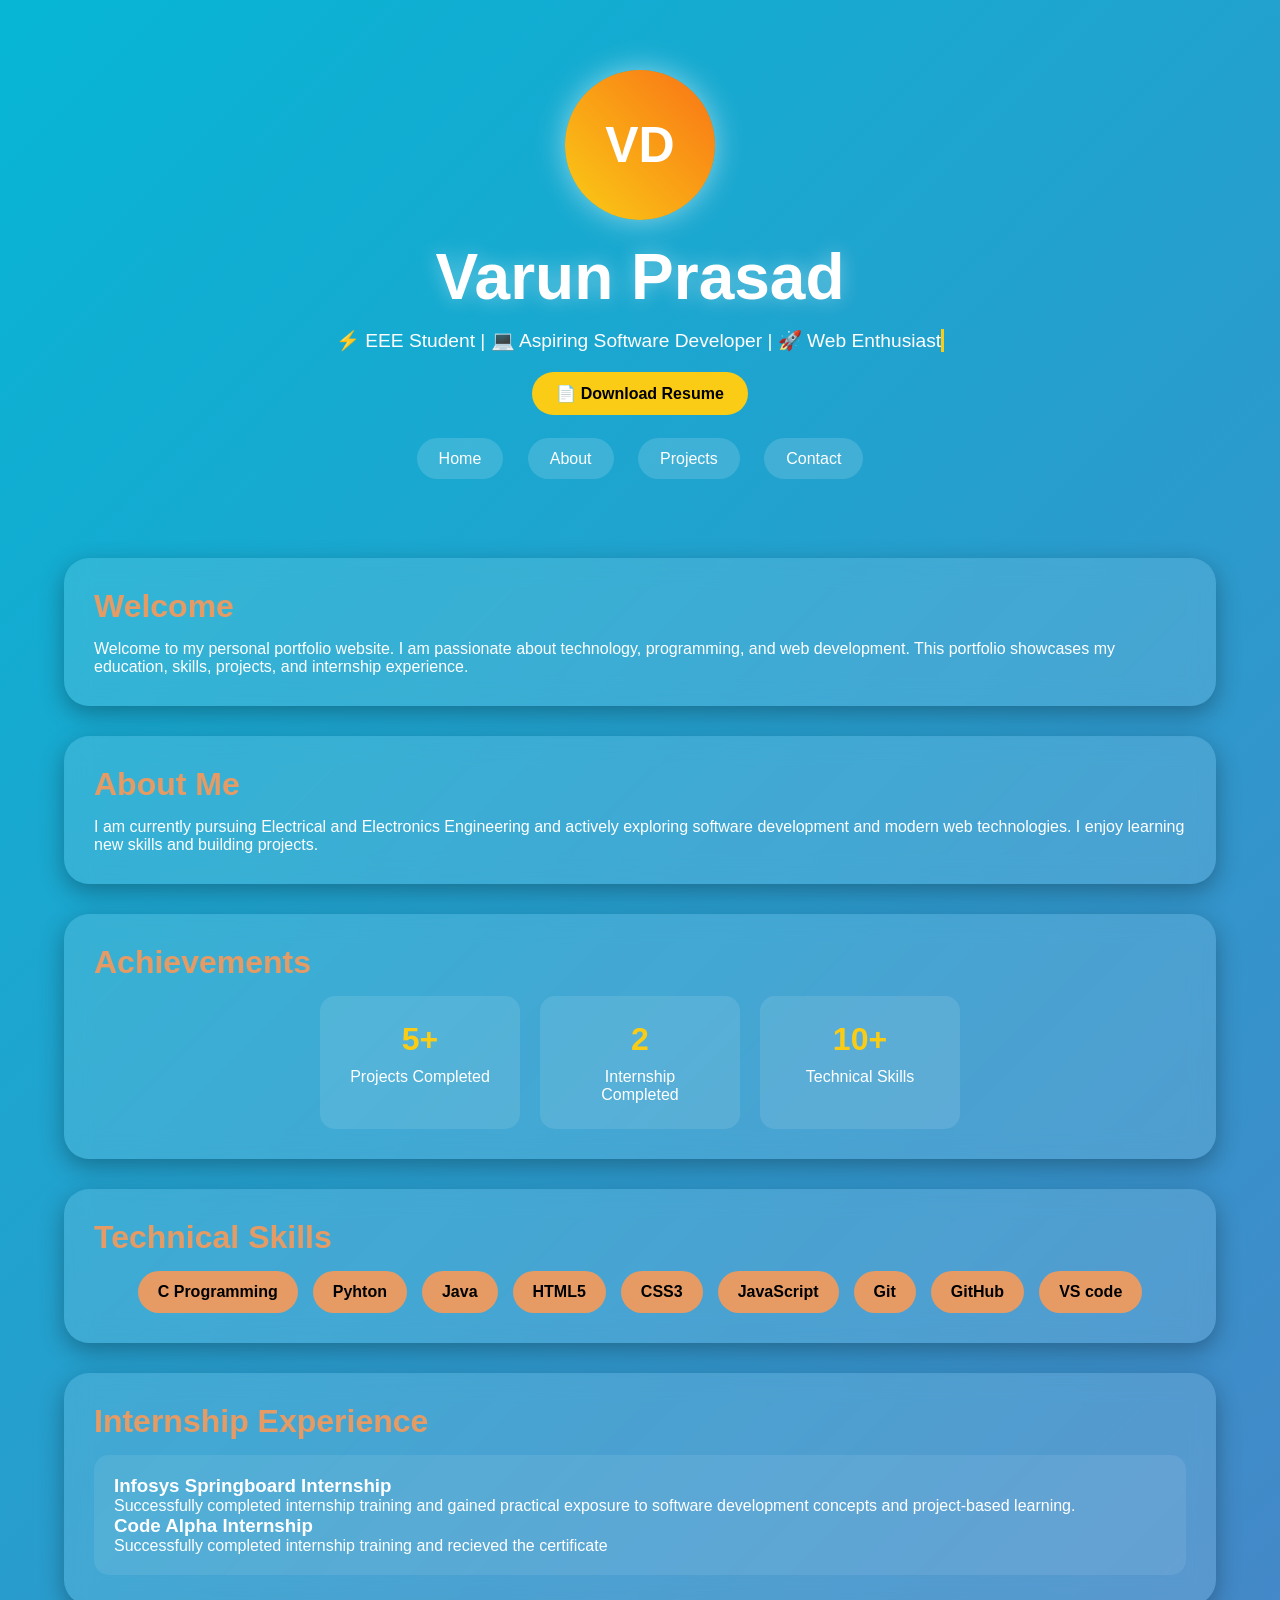
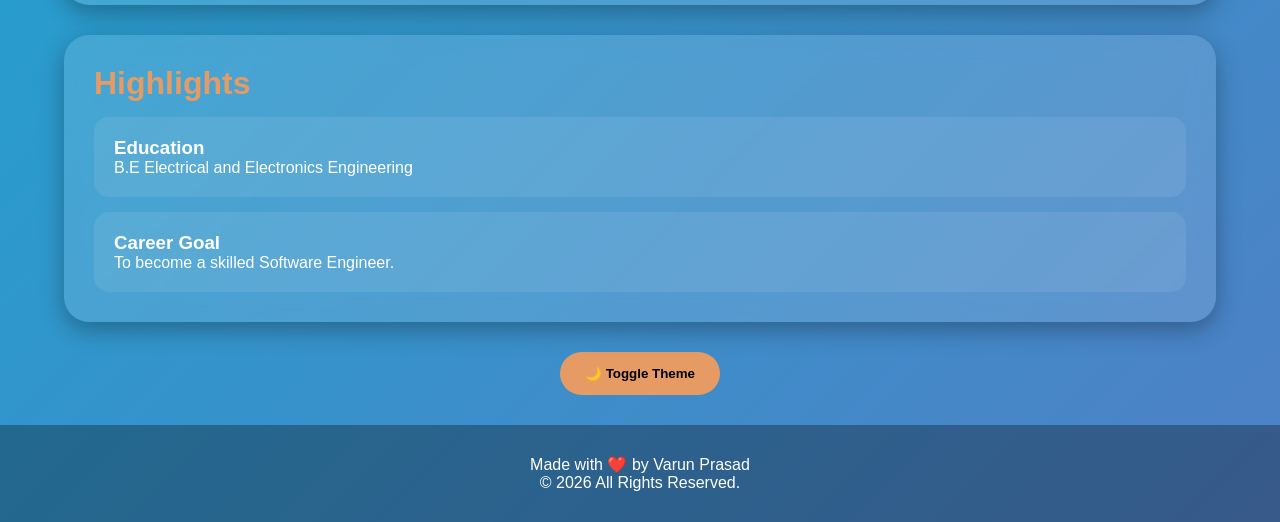
<file: index.html>
<!DOCTYPE html>
<html lang="en">
<head>
    <meta charset="UTF-8">
    <meta name="viewport" content="width=device-width, initial-scale=1.0">

    <title>Varun Prasad | Portfolio</title>

    <meta name="description" content="Portfolio of Varun Prasad, EEE Student and Aspiring Software Developer">
    <meta name="keywords" content="Portfolio, EEE, HTML, CSS, Internship">
    <meta name="author" content="Varun Prasad">

    <link rel="stylesheet" href="style.css">
</head>

<body>

<header>
    <div class="profile-circle">VD</div>

    <h1>Varun Prasad</h1>

    <p class="typing">
⚡ EEE Student | 💻 Aspiring Software Developer | 🚀 Web Enthusiast
</p><a href="Resume.pdf" class="resume-btn" download>
    📄 Download Resume
</a>

    <nav aria-label="Main Navigation">
        <ul>
            <li><a href="index.html">Home</a></li>
            <li><a href="about.html">About</a></li>
            <li><a href="projects.html">Projects</a></li>
            <li><a href="contact.html">Contact</a></li>
        </ul>
    </nav>
    
</header>

<main>

<section>
    <h2>Welcome</h2>

    <p>
        Welcome to my personal portfolio website. I am passionate about
        technology, programming, and web development. This portfolio
        showcases my education, skills, projects, and internship experience.
    </p>
</section>

<section>
    <h2>About Me</h2>

    <p>
        I am currently pursuing Electrical and Electronics Engineering
        and actively exploring software development and modern web
        technologies. I enjoy learning new skills and building projects.
    </p>
</section>
<section>

<h2>Achievements</h2>

<div class="stats">

<div class="stat-box">
<h3>5+</h3>
<p>Projects Completed</p>
</div>

<div class="stat-box">
<h3>2</h3>
<p>Internship Completed</p>
</div>

<div class="stat-box">
<h3>10+</h3>
<p>Technical Skills</p>
</div>

</div>

</section>

<section>
    <h2>Technical Skills</h2>

    <div class="skills">
        <span>C Programming</span>
        <span>Pyhton</span>
        <span>Java</span>
        <span>HTML5</span>
        <span>CSS3</span>
        <span>JavaScript</span>
        <span>Git</span>
        <span>GitHub</span>
        <span>VS code</span>
    </div>
</section>

<section>
    <h2>Internship Experience</h2>

    <article>
        <h3>Infosys Springboard Internship</h3>

        <p>
            Successfully completed internship training and gained practical
            exposure to software development concepts and project-based learning.
        </p>
        <h3>Code Alpha Internship</h3>
        <p> Successfully completed internship training and recieved the certificate </p>
    </article>
</section>

<section>
    <h2>Highlights</h2>

    <article>
        <h3>Education</h3>
        <p>B.E Electrical and Electronics Engineering</p>
    </article>

    

    <article>
        <h3>Career Goal</h3>
        <p>To become a skilled Software Engineer.</p>
    </article>
</section>

</main>
<div class="theme-btn">
    <button onclick="toggleTheme()">
        🌙 Toggle Theme
    </button>
</div>

<footer>
    <p>Made with ❤️ by Varun Prasad</p>
    <p>&copy; 2026 All Rights Reserved.</p>
</footer>
<script>
function toggleTheme(){
    document.body.classList.toggle("light-mode");
}
</script>

</body>
</html>
</file>
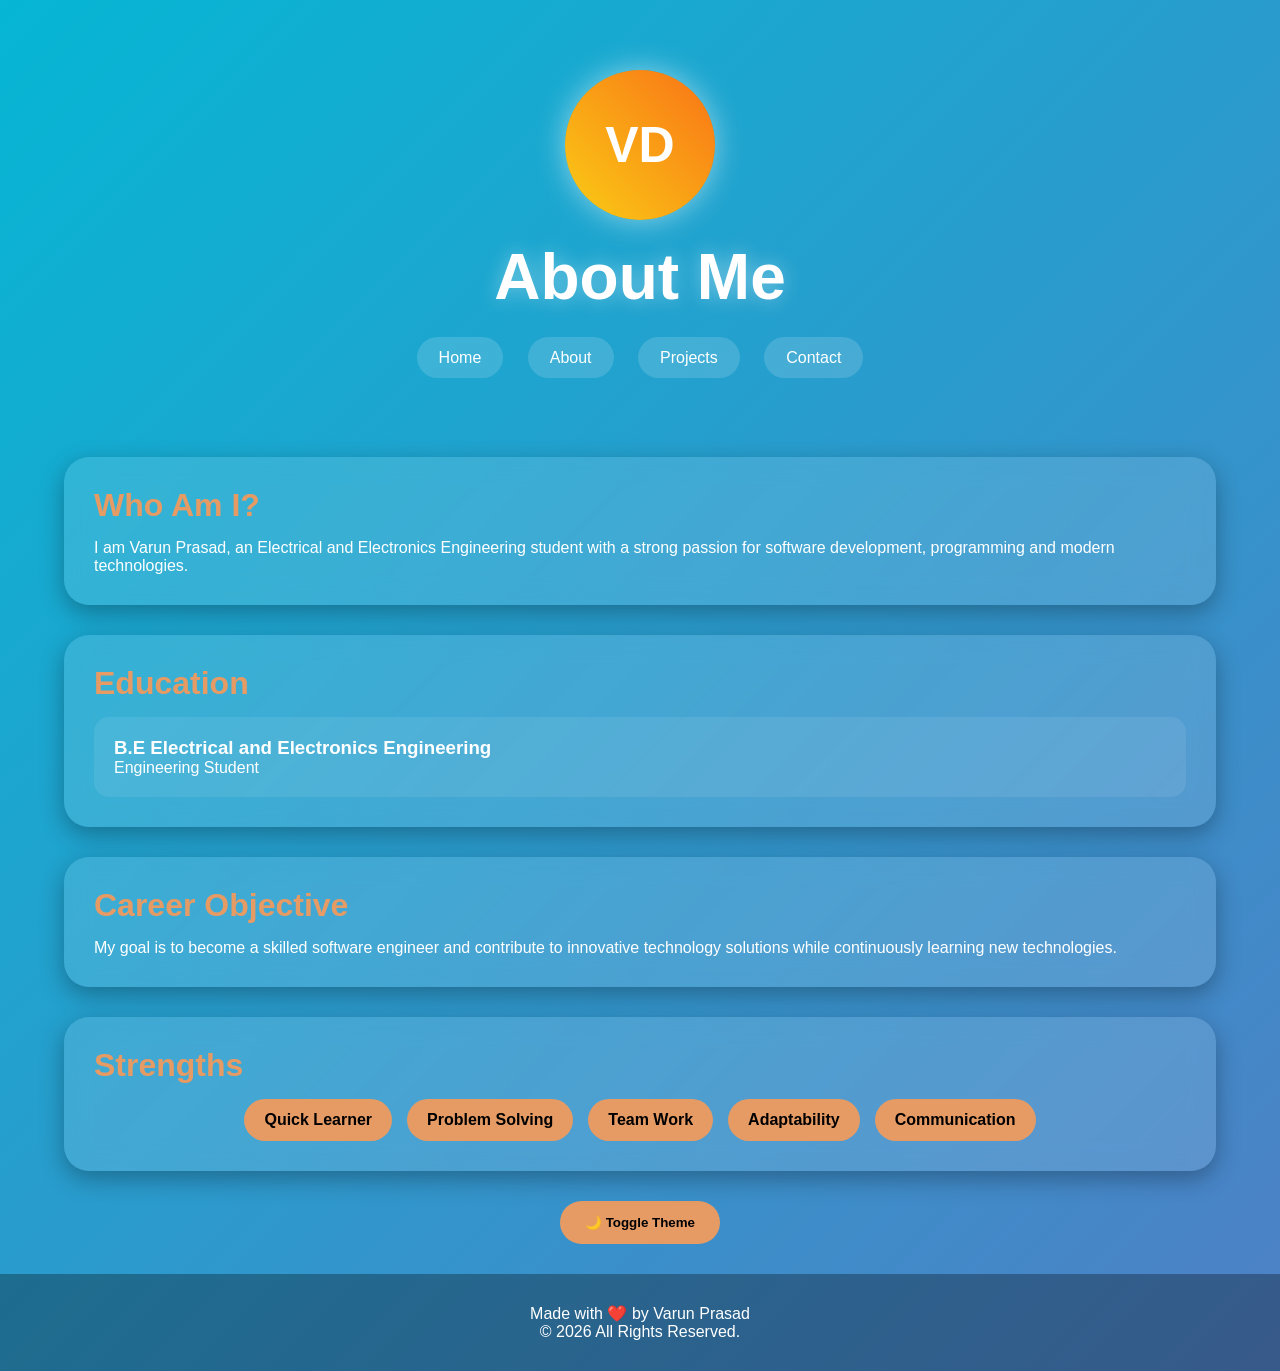
<file: about.html>
<!DOCTYPE html>
<html lang="en">
<head>
    <meta charset="UTF-8">
    <meta name="viewport" content="width=device-width, initial-scale=1.0">
    <title>About Me</title>

    <link rel="stylesheet" href="style.css">
</head>

<body>

<header>

    <div class="profile-circle">VD</div>

    <h1>About Me</h1>

    <nav aria-label="Main Navigation">
        <ul>
            <li><a href="index.html">Home</a></li>
            <li><a href="about.html">About</a></li>
            <li><a href="projects.html">Projects</a></li>
            <li><a href="contact.html">Contact</a></li>
        </ul>
    </nav>
   
</header>

<main>

<section>

    <h2>Who Am I?</h2>

    <p>
        I am Varun Prasad, an Electrical and Electronics Engineering
        student with a strong passion for software development,
        programming and modern technologies.
    </p>

</section>

<section>

    <h2>Education</h2>

    <article>
        <h3>B.E Electrical and Electronics Engineering</h3>
        <p>Engineering Student</p>
    </article>

</section>

<section>

    <h2>Career Objective</h2>

    <p>
        My goal is to become a skilled software engineer and contribute
        to innovative technology solutions while continuously learning
        new technologies.
    </p>

</section>

<section>

    <h2>Strengths</h2>

    <div class="skills">
        <span>Quick Learner</span>
        <span>Problem Solving</span>
        <span>Team Work</span>
        <span>Adaptability</span>
        <span>Communication</span>
    </div>

</section>

</main>
<div class="theme-btn">
    <button onclick="toggleTheme()">
        🌙 Toggle Theme
    </button>
</div>
<footer>

    <p>Made with ❤️ by Varun Prasad</p>
    <p>&copy; 2026 All Rights Reserved.</p>

</footer>
<script>
function toggleTheme(){
    document.body.classList.toggle("light-mode");
}
</script>

</body>
</html>
</file>
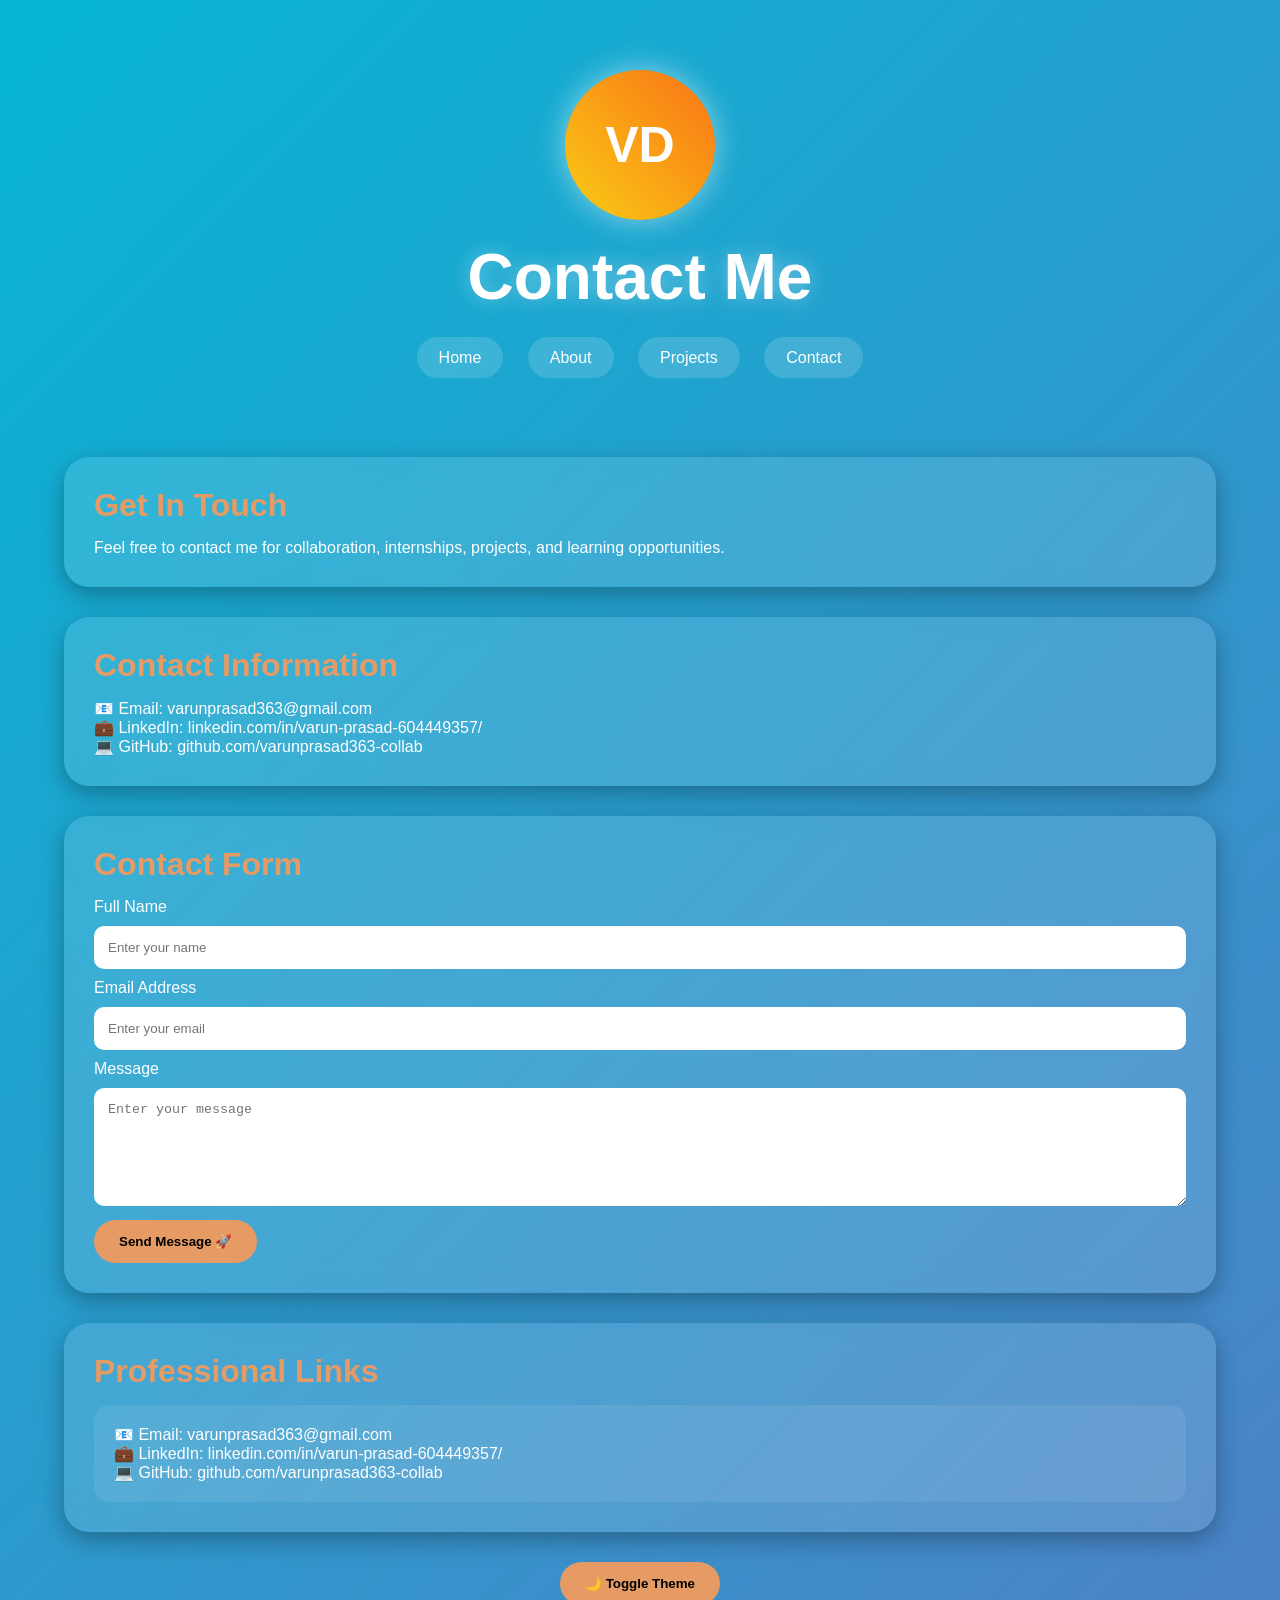
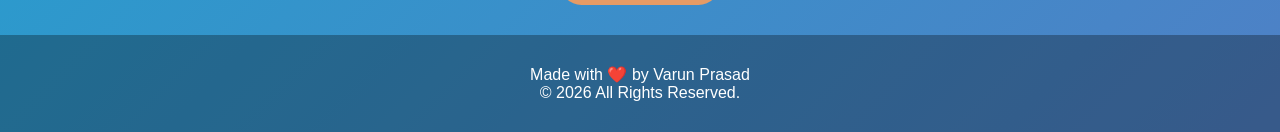
<file: contact.html>
<!DOCTYPE html>
<html lang="en">
<head>
    <meta charset="UTF-8">
    <meta name="viewport" content="width=device-width, initial-scale=1.0">
    <title>Contact Me</title>

    <link rel="stylesheet" href="style.css">
</head>

<body>

<header>

    <div class="profile-circle">VD</div>

    <h1>Contact Me</h1>

    <nav aria-label="Main Navigation">
        <ul>
            <li><a href="index.html">Home</a></li>
            <li><a href="about.html">About</a></li>
            <li><a href="projects.html">Projects</a></li>
            <li><a href="contact.html">Contact</a></li>
        </ul>
    </nav>

</header>

<main>

<section>

    <h2>Get In Touch</h2>

    <p>
        Feel free to contact me for collaboration, internships,
        projects, and learning opportunities.
    </p>

</section>
<section>

<h2>Contact Information</h2>

<p>📧 Email: varunprasad363@gmail.com</p>
<p>💼 LinkedIn: linkedin.com/in/varun-prasad-604449357/</p>
<p>💻 GitHub: github.com/varunprasad363-collab</p>

</section>
<section>

    <h2>Contact Form</h2>

    <form aria-label="Contact Form">

        <label for="name">Full Name</label>
        <input
            type="text"
            id="name"
            name="name"
            placeholder="Enter your name"
            required>

        <label for="email">Email Address</label>
        <input
            type="email"
            id="email"
            name="email"
            placeholder="Enter your email"
            required>

        <label for="message">Message</label>
        <textarea
            id="message"
            name="message"
            rows="6"
            placeholder="Enter your message"
            required></textarea>

        <button type="submit">
            Send Message 🚀
        </button>

    </form>

</section>

<section>

    <h2>Professional Links</h2>

    <article>
        <p>📧 Email: varunprasad363@gmail.com</p>
<p>💼 LinkedIn: linkedin.com/in/varun-prasad-604449357/</p>
<p>💻 GitHub: github.com/varunprasad363-collab</p>

    </article>

</section>

</main>
<div class="theme-btn">
    <button onclick="toggleTheme()">
        🌙 Toggle Theme
    </button>
</div>
<footer>

    <p>Made with ❤️ by Varun Prasad</p>
    <p>&copy; 2026 All Rights Reserved.</p>

</footer>
<script>
function toggleTheme(){
    document.body.classList.toggle("light-mode");
}
</script>
</body>
</html>
</file>
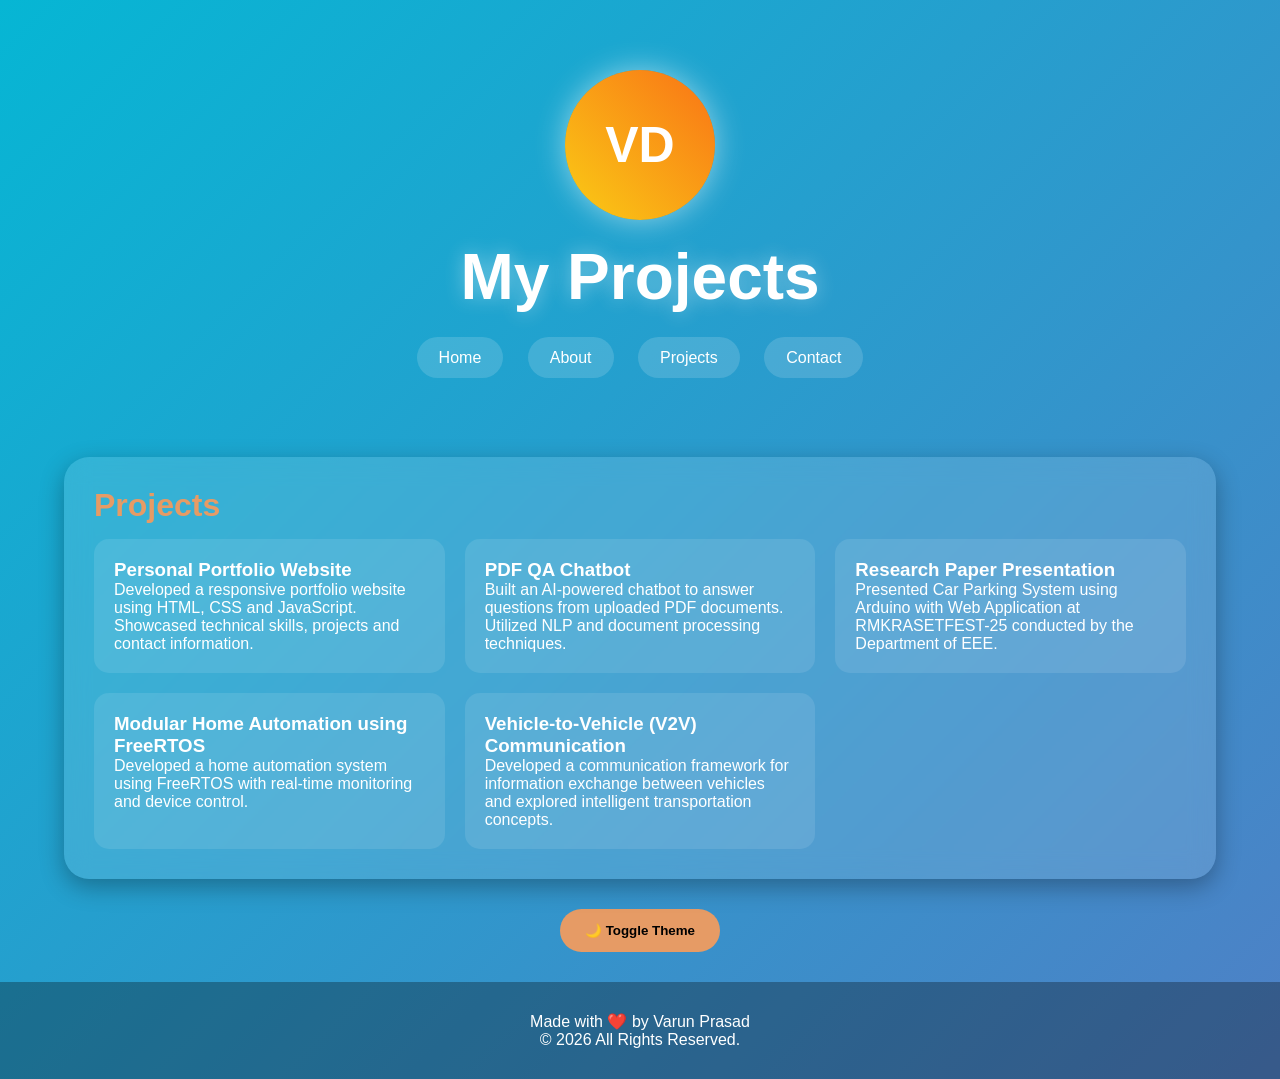
<file: projects.html>
<!DOCTYPE html>
<html lang="en">
<head>
    <meta charset="UTF-8">
    <meta name="viewport" content="width=device-width, initial-scale=1.0">
    <title>Projects</title>

    <link rel="stylesheet" href="style.css">
</head>

<body>

<header>

    <div class="profile-circle">VD</div>

    <h1>My Projects</h1>

    <nav aria-label="Main Navigation">
        <ul>
            <li><a href="index.html">Home</a></li>
            <li><a href="about.html">About</a></li>
            <li><a href="projects.html">Projects</a></li>
            <li><a href="contact.html">Contact</a></li>
        </ul>
    </nav>

</header>

<main>

<section>

<h2>Projects</h2>

<div class="projects-grid">

<div class="projects-grid">

<div class="project-card">
<h3>Personal Portfolio Website</h3>
<p>
Developed a responsive portfolio website using HTML, CSS and JavaScript.
Showcased technical skills, projects and contact information.
</p>
</div>

<div class="project-card">
<h3>PDF QA Chatbot</h3>
<p>
Built an AI-powered chatbot to answer questions from uploaded PDF documents.
Utilized NLP and document processing techniques.
</p>
</div>

<div class="project-card">
<h3>Research Paper Presentation</h3>
<p>
Presented Car Parking System using Arduino with Web Application
at RMKRASETFEST-25 conducted by the Department of EEE.
</p>
</div>

<div class="project-card">
<h3>Modular Home Automation using FreeRTOS</h3>
<p>
Developed a home automation system using FreeRTOS with
real-time monitoring and device control.
</p>
</div>

<div class="project-card">
<h3>Vehicle-to-Vehicle (V2V) Communication</h3>
<p>
Developed a communication framework for information exchange
between vehicles and explored intelligent transportation concepts.
</p>
</div>

</div>

</section>
</main>
<div class="theme-btn">
    <button onclick="toggleTheme()">
        🌙 Toggle Theme
    </button>
</div>
<footer>

    <p>Made with ❤️ by Varun Prasad</p>
    <p>&copy; 2026 All Rights Reserved.</p>

</footer>
<script>
function toggleTheme(){
    document.body.classList.toggle("light-mode");
}
</script>

</body>
</html>
</file>
<file: style.css>
:root{
    --primary:#745687;
    --secondary:#e69b65;
    --bg1:#0f172a;
    --bg2:#8a1e66;
    --bg3:#676ec1;
    --bg4:#06b6d4;
    --text:white;
    --card-bg:rgba(255,255,255,0.12);
}

.light-mode{
    --text:#111827;
    --card-bg:rgba(255,255,255,0.9);
}

*{
    margin:0;
    padding:0;
    box-sizing:border-box;
    scroll-behavior:smooth;
}

body{
    
    font-family:'Segoe UI',sans-serif;
    background:linear-gradient(-45deg,var(--bg1),var(--bg2),var(--bg3),var(--bg4));
    background-size:400% 400%;
    animation:gradientBG 12s ease infinite;
    color:var(--text);
    min-height:100vh;
}

@keyframes gradientBG{
    0%{background-position:0% 50%;}
    50%{background-position:100% 50%;}
    100%{background-position:0% 50%;}
}

header{
    text-align:center;
    padding:50px 20px;
}

header h1{
    font-size:4rem;
    text-shadow:0 0 20px rgba(255,255,255,0.4);
}

header p{
    margin-top:15px;
    font-size:1.2rem;
}

.profile-circle{
    width:150px;
    height:150px;
    border-radius:50%;
    margin:20px auto;
    display:flex;
    justify-content:center;
    align-items:center;
    background:linear-gradient(45deg,#facc15,#f97316);
    color:white;
    font-size:50px;
    font-weight:bold;
    box-shadow:0 0 30px rgba(255,255,255,0.5);
}

nav ul{
    list-style:none;
    margin-top:25px;
}

nav ul li{
    display:inline-block;
    margin:10px;
}

nav ul li a{
    text-decoration:none;
    color:white;
    padding:12px 22px;
    border-radius:30px;
    background:rgba(255,255,255,0.15);
    backdrop-filter:blur(10px);
    transition:0.3s;
}

nav ul li a:hover{
    background:white;
    color:#1e3a8a;
    transform:scale(1.08);
}

/* Flexbox */
.skills{
    display:flex;
    flex-wrap:wrap;
    gap:15px;
    justify-content:center;
}

.skills span{
    background:var(--secondary);
    color:black;
    padding:12px 20px;
    border-radius:30px;
    font-weight:bold;
}

main{
    width:90%;
    max-width:1200px;
    margin:auto;
}

section{
    background:var(--card-bg);
    backdrop-filter:blur(12px);
    border-radius:25px;
    padding:30px;
    margin:30px 0;
    box-shadow:0 8px 25px rgba(0,0,0,0.3);
    transition:0.4s;
}

section:hover{
    transform:translateY(-8px);
}

h2{
    color:var(--secondary);
    margin-bottom:15px;
    font-size:2rem;
}

article{
    background:rgba(255,255,255,0.08);
    padding:20px;
    border-radius:15px;
    margin-top:15px;
}

/* CSS GRID */
.projects-grid{
    display:grid;
    grid-template-columns:repeat(auto-fit,minmax(280px,1fr));
    gap:20px;
}

.project-card{
    background:rgba(255,255,255,0.1);
    padding:20px;
    border-radius:15px;
    transition:0.3s;
}

.project-card:hover{
    transform:translateY(-10px);
}

input,
textarea{
    width:100%;
    padding:14px;
    margin:10px 0;
    border:none;
    border-radius:10px;
}

button{
    background:var(--secondary);
    color:black;
    border:none;
    padding:14px 25px;
    border-radius:30px;
    cursor:pointer;
    font-weight:bold;
}

button:hover{
    transform:scale(1.05);
}

footer{
    text-align:center;
    padding:30px;
    margin-top:30px;
    background:rgba(0,0,0,0.3);
}

/* Responsive Design */
@media(max-width:768px){

    header h1{
        font-size:2.2rem;
    }

    .profile-circle{
        width:100px;
        height:100px;
        font-size:35px;
    }

    nav ul li{
        display:block;
        margin:12px 0;
    }

    section{
        padding:20px;
    }

    .skills{
        justify-content:center;
    }
}
.theme-btn{
    text-align:center;
    margin:30px 0;
}.typing{
    width:fit-content;
    margin:15px auto;
    overflow:hidden;
    white-space:nowrap;
    border-right:3px solid #facc15;
    animation:typing 4s steps(40,end) infinite alternate;
}

@keyframes typing{
    from{
        width:0;
    }
    to{
        width:42%;
    }
}.stats{
    display:flex;
    justify-content:center;
    gap:20px;
    flex-wrap:wrap;
}

.stat-box{
    background:rgba(255,255,255,0.1);
    padding:25px;
    width:200px;
    text-align:center;
    border-radius:15px;
    transition:0.3s;
}

.stat-box:hover{
    transform:translateY(-8px);
}

.stat-box h3{
    font-size:2rem;
    color:#facc15;
    margin-bottom:10px;
}.resume-btn{
    display:block;
    width:fit-content;
    margin:20px auto;
    padding:12px 24px;
    background:#facc15;
    color:black;
    text-decoration:none;
    border-radius:30px;
    font-weight:bold;
    transition:0.3s;
}

.resume-btn:hover{
    transform:scale(1.05);
}
</file>
